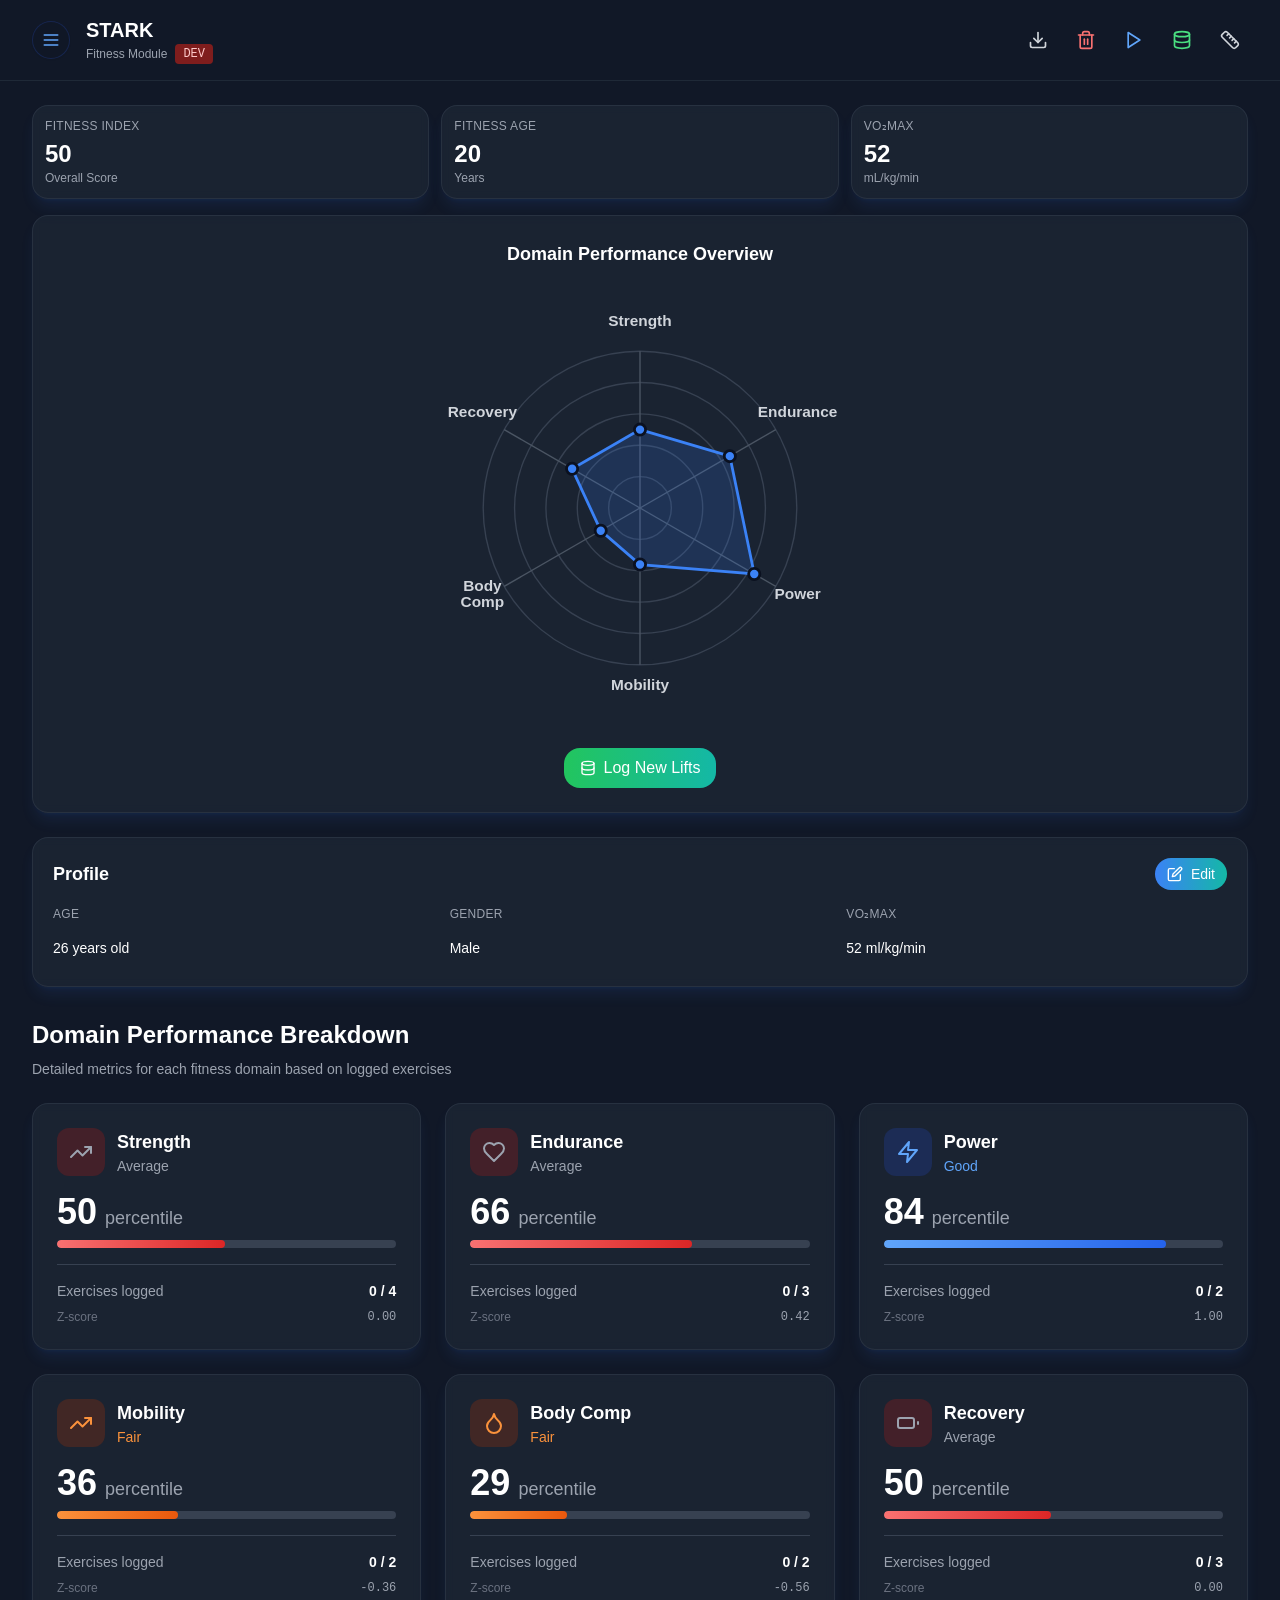
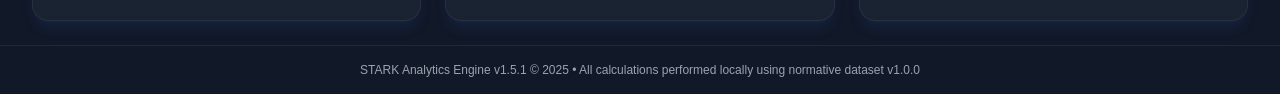
<file: docs/dev.html>
<!doctype html>
<html lang="en">
  <head>
    <meta charset="UTF-8" />
    <link rel="icon" type="image/png" href="./icons/stark_logo_rounded.png" />
    <meta name="viewport" content="width=device-width, initial-scale=1.0" />
    <link rel="manifest" href="./manifest.json" />
    <meta name="theme-color" content="#3b82f6" />
    <title>STARK - Dev Mode</title>
    <script>
      // Auto-enable dev mode for testing (URL parameter only)
      (function() {
        const url = new URL(window.location);
        if (url.searchParams.get('dev') !== 'true') {
          url.searchParams.set('dev', 'true');
          // Use replace to avoid redirect loops
          window.location.replace(url.toString());
        }
      })();
    </script>
    <script type="module" crossorigin src="./assets/main-CtVzAxrb.js"></script>
    <link rel="stylesheet" crossorigin href="./assets/main-BCukqn0G.css">
  </head>
  <body>
    <div id="root"></div>
  </body>
</html>
</file>
<file: docs/assets/main-BCukqn0G.css>
*,:before,:after{--tw-border-spacing-x: 0;--tw-border-spacing-y: 0;--tw-translate-x: 0;--tw-translate-y: 0;--tw-rotate: 0;--tw-skew-x: 0;--tw-skew-y: 0;--tw-scale-x: 1;--tw-scale-y: 1;--tw-pan-x: ;--tw-pan-y: ;--tw-pinch-zoom: ;--tw-scroll-snap-strictness: proximity;--tw-gradient-from-position: ;--tw-gradient-via-position: ;--tw-gradient-to-position: ;--tw-ordinal: ;--tw-slashed-zero: ;--tw-numeric-figure: ;--tw-numeric-spacing: ;--tw-numeric-fraction: ;--tw-ring-inset: ;--tw-ring-offset-width: 0px;--tw-ring-offset-color: #fff;--tw-ring-color: rgb(59 130 246 / .5);--tw-ring-offset-shadow: 0 0 #0000;--tw-ring-shadow: 0 0 #0000;--tw-shadow: 0 0 #0000;--tw-shadow-colored: 0 0 #0000;--tw-blur: ;--tw-brightness: ;--tw-contrast: ;--tw-grayscale: ;--tw-hue-rotate: ;--tw-invert: ;--tw-saturate: ;--tw-sepia: ;--tw-drop-shadow: ;--tw-backdrop-blur: ;--tw-backdrop-brightness: ;--tw-backdrop-contrast: ;--tw-backdrop-grayscale: ;--tw-backdrop-hue-rotate: ;--tw-backdrop-invert: ;--tw-backdrop-opacity: ;--tw-backdrop-saturate: ;--tw-backdrop-sepia: ;--tw-contain-size: ;--tw-contain-layout: ;--tw-contain-paint: ;--tw-contain-style: }::backdrop{--tw-border-spacing-x: 0;--tw-border-spacing-y: 0;--tw-translate-x: 0;--tw-translate-y: 0;--tw-rotate: 0;--tw-skew-x: 0;--tw-skew-y: 0;--tw-scale-x: 1;--tw-scale-y: 1;--tw-pan-x: ;--tw-pan-y: ;--tw-pinch-zoom: ;--tw-scroll-snap-strictness: proximity;--tw-gradient-from-position: ;--tw-gradient-via-position: ;--tw-gradient-to-position: ;--tw-ordinal: ;--tw-slashed-zero: ;--tw-numeric-figure: ;--tw-numeric-spacing: ;--tw-numeric-fraction: ;--tw-ring-inset: ;--tw-ring-offset-width: 0px;--tw-ring-offset-color: #fff;--tw-ring-color: rgb(59 130 246 / .5);--tw-ring-offset-shadow: 0 0 #0000;--tw-ring-shadow: 0 0 #0000;--tw-shadow: 0 0 #0000;--tw-shadow-colored: 0 0 #0000;--tw-blur: ;--tw-brightness: ;--tw-contrast: ;--tw-grayscale: ;--tw-hue-rotate: ;--tw-invert: ;--tw-saturate: ;--tw-sepia: ;--tw-drop-shadow: ;--tw-backdrop-blur: ;--tw-backdrop-brightness: ;--tw-backdrop-contrast: ;--tw-backdrop-grayscale: ;--tw-backdrop-hue-rotate: ;--tw-backdrop-invert: ;--tw-backdrop-opacity: ;--tw-backdrop-saturate: ;--tw-backdrop-sepia: ;--tw-contain-size: ;--tw-contain-layout: ;--tw-contain-paint: ;--tw-contain-style: }*,:before,:after{box-sizing:border-box;border-width:0;border-style:solid;border-color:#e5e7eb}:before,:after{--tw-content: ""}html,:host{line-height:1.5;-webkit-text-size-adjust:100%;-moz-tab-size:4;-o-tab-size:4;tab-size:4;font-family:ui-sans-serif,system-ui,sans-serif,"Apple Color Emoji","Segoe UI Emoji",Segoe UI Symbol,"Noto Color Emoji";font-feature-settings:normal;font-variation-settings:normal;-webkit-tap-highlight-color:transparent}body{margin:0;line-height:inherit}hr{height:0;color:inherit;border-top-width:1px}abbr:where([title]){-webkit-text-decoration:underline dotted;text-decoration:underline dotted}h1,h2,h3,h4,h5,h6{font-size:inherit;font-weight:inherit}a{color:inherit;text-decoration:inherit}b,strong{font-weight:bolder}code,kbd,samp,pre{font-family:ui-monospace,SFMono-Regular,Menlo,Monaco,Consolas,Liberation Mono,Courier New,monospace;font-feature-settings:normal;font-variation-settings:normal;font-size:1em}small{font-size:80%}sub,sup{font-size:75%;line-height:0;position:relative;vertical-align:baseline}sub{bottom:-.25em}sup{top:-.5em}table{text-indent:0;border-color:inherit;border-collapse:collapse}button,input,optgroup,select,textarea{font-family:inherit;font-feature-settings:inherit;font-variation-settings:inherit;font-size:100%;font-weight:inherit;line-height:inherit;letter-spacing:inherit;color:inherit;margin:0;padding:0}button,select{text-transform:none}button,input:where([type=button]),input:where([type=reset]),input:where([type=submit]){-webkit-appearance:button;background-color:transparent;background-image:none}:-moz-focusring{outline:auto}:-moz-ui-invalid{box-shadow:none}progress{vertical-align:baseline}::-webkit-inner-spin-button,::-webkit-outer-spin-button{height:auto}[type=search]{-webkit-appearance:textfield;outline-offset:-2px}::-webkit-search-decoration{-webkit-appearance:none}::-webkit-file-upload-button{-webkit-appearance:button;font:inherit}summary{display:list-item}blockquote,dl,dd,h1,h2,h3,h4,h5,h6,hr,figure,p,pre{margin:0}fieldset{margin:0;padding:0}legend{padding:0}ol,ul,menu{list-style:none;margin:0;padding:0}dialog{padding:0}textarea{resize:vertical}input::-moz-placeholder,textarea::-moz-placeholder{opacity:1;color:#9ca3af}input::placeholder,textarea::placeholder{opacity:1;color:#9ca3af}button,[role=button]{cursor:pointer}:disabled{cursor:default}img,svg,video,canvas,audio,iframe,embed,object{display:block;vertical-align:middle}img,video{max-width:100%;height:auto}[hidden]:where(:not([hidden=until-found])){display:none}body{font-family:Inter,sans-serif}h1,h2,h3,h4,h5,h6{font-family:Poppins,sans-serif}.pointer-events-none{pointer-events:none}.invisible{visibility:hidden}.fixed{position:fixed}.absolute{position:absolute}.relative{position:relative}.inset-0{top:0;right:0;bottom:0;left:0}.left-0{left:0}.top-0{top:0}.z-10{z-index:10}.z-40{z-index:40}.z-50{z-index:50}.mx-4{margin-left:1rem;margin-right:1rem}.mx-auto{margin-left:auto;margin-right:auto}.mb-1{margin-bottom:.25rem}.mb-2{margin-bottom:.5rem}.mb-4{margin-bottom:1rem}.mb-6{margin-bottom:1.5rem}.mb-8{margin-bottom:2rem}.ml-1{margin-left:.25rem}.mt-1{margin-top:.25rem}.mt-2{margin-top:.5rem}.mt-4{margin-top:1rem}.mt-6{margin-top:1.5rem}.mt-8{margin-top:2rem}.block{display:block}.flex{display:flex}.inline-flex{display:inline-flex}.grid{display:grid}.contents{display:contents}.hidden{display:none}.h-12{height:3rem}.h-2{height:.5rem}.h-24{height:6rem}.h-32{height:8rem}.h-4{height:1rem}.h-5{height:1.25rem}.h-6{height:1.5rem}.h-full{height:100%}.max-h-\[85vh\]{max-height:85vh}.min-h-screen{min-height:100vh}.w-12{width:3rem}.w-24{width:6rem}.w-32{width:8rem}.w-4{width:1rem}.w-5{width:1.25rem}.w-6{width:1.5rem}.w-80{width:20rem}.w-full{width:100%}.max-w-2xl{max-width:42rem}.max-w-3xl{max-width:48rem}.max-w-7xl{max-width:80rem}.max-w-lg{max-width:32rem}.max-w-md{max-width:28rem}.max-w-sm{max-width:24rem}.flex-1{flex:1 1 0%}.transform{transform:translate(var(--tw-translate-x),var(--tw-translate-y)) rotate(var(--tw-rotate)) skew(var(--tw-skew-x)) skewY(var(--tw-skew-y)) scaleX(var(--tw-scale-x)) scaleY(var(--tw-scale-y))}.select-none{-webkit-user-select:none;-moz-user-select:none;user-select:none}.grid-cols-1{grid-template-columns:repeat(1,minmax(0,1fr))}.grid-cols-3{grid-template-columns:repeat(3,minmax(0,1fr))}.flex-col{flex-direction:column}.flex-col-reverse{flex-direction:column-reverse}.items-start{align-items:flex-start}.items-center{align-items:center}.items-baseline{align-items:baseline}.justify-center{justify-content:center}.justify-between{justify-content:space-between}.gap-2{gap:.5rem}.gap-3{gap:.75rem}.gap-4{gap:1rem}.gap-6{gap:1.5rem}.space-y-2>:not([hidden])~:not([hidden]){--tw-space-y-reverse: 0;margin-top:calc(.5rem * calc(1 - var(--tw-space-y-reverse)));margin-bottom:calc(.5rem * var(--tw-space-y-reverse))}.space-y-3>:not([hidden])~:not([hidden]){--tw-space-y-reverse: 0;margin-top:calc(.75rem * calc(1 - var(--tw-space-y-reverse)));margin-bottom:calc(.75rem * var(--tw-space-y-reverse))}.space-y-4>:not([hidden])~:not([hidden]){--tw-space-y-reverse: 0;margin-top:calc(1rem * calc(1 - var(--tw-space-y-reverse)));margin-bottom:calc(1rem * var(--tw-space-y-reverse))}.space-y-6>:not([hidden])~:not([hidden]){--tw-space-y-reverse: 0;margin-top:calc(1.5rem * calc(1 - var(--tw-space-y-reverse)));margin-bottom:calc(1.5rem * var(--tw-space-y-reverse))}.space-y-8>:not([hidden])~:not([hidden]){--tw-space-y-reverse: 0;margin-top:calc(2rem * calc(1 - var(--tw-space-y-reverse)));margin-bottom:calc(2rem * var(--tw-space-y-reverse))}.overflow-hidden{overflow:hidden}.overflow-y-auto{overflow-y:auto}.rounded{border-radius:.25rem}.rounded-2xl{border-radius:1rem}.rounded-full{border-radius:9999px}.rounded-lg{border-radius:.5rem}.rounded-md{border-radius:.375rem}.rounded-xl{border-radius:.75rem}.border{border-width:1px}.border-b{border-bottom-width:1px}.border-r{border-right-width:1px}.border-t{border-top-width:1px}.border-blue-100{--tw-border-opacity: 1;border-color:rgb(219 234 254 / var(--tw-border-opacity, 1))}.border-gray-200{--tw-border-opacity: 1;border-color:rgb(229 231 235 / var(--tw-border-opacity, 1))}.border-gray-200\/50{border-color:#e5e7eb80}.border-gray-300{--tw-border-opacity: 1;border-color:rgb(209 213 219 / var(--tw-border-opacity, 1))}.border-red-200\/40{border-color:#fecaca66}.border-red-500\/30{border-color:#ef44444d}.bg-black{--tw-bg-opacity: 1;background-color:rgb(0 0 0 / var(--tw-bg-opacity, 1))}.bg-blue-100{--tw-bg-opacity: 1;background-color:rgb(219 234 254 / var(--tw-bg-opacity, 1))}.bg-blue-500{--tw-bg-opacity: 1;background-color:rgb(59 130 246 / var(--tw-bg-opacity, 1))}.bg-gray-200{--tw-bg-opacity: 1;background-color:rgb(229 231 235 / var(--tw-bg-opacity, 1))}.bg-gray-300{--tw-bg-opacity: 1;background-color:rgb(209 213 219 / var(--tw-bg-opacity, 1))}.bg-gray-50{--tw-bg-opacity: 1;background-color:rgb(249 250 251 / var(--tw-bg-opacity, 1))}.bg-gray-900\/40{background-color:#11182766}.bg-gray-900\/70{background-color:#111827b3}.bg-green-100{--tw-bg-opacity: 1;background-color:rgb(220 252 231 / var(--tw-bg-opacity, 1))}.bg-green-500{--tw-bg-opacity: 1;background-color:rgb(34 197 94 / var(--tw-bg-opacity, 1))}.bg-orange-100{--tw-bg-opacity: 1;background-color:rgb(255 237 213 / var(--tw-bg-opacity, 1))}.bg-red-100{--tw-bg-opacity: 1;background-color:rgb(254 226 226 / var(--tw-bg-opacity, 1))}.bg-red-50\/70{background-color:#fef2f2b3}.bg-red-600{--tw-bg-opacity: 1;background-color:rgb(220 38 38 / var(--tw-bg-opacity, 1))}.bg-red-600\/90{background-color:#dc2626e6}.bg-white{--tw-bg-opacity: 1;background-color:rgb(255 255 255 / var(--tw-bg-opacity, 1))}.bg-white\/70{background-color:#ffffffb3}.bg-white\/80{background-color:#fffc}.bg-opacity-50{--tw-bg-opacity: .5}.bg-gradient-to-br{background-image:linear-gradient(to bottom right,var(--tw-gradient-stops))}.bg-gradient-to-r{background-image:linear-gradient(to right,var(--tw-gradient-stops))}.from-blue-400{--tw-gradient-from: #60a5fa var(--tw-gradient-from-position);--tw-gradient-to: rgb(96 165 250 / 0) var(--tw-gradient-to-position);--tw-gradient-stops: var(--tw-gradient-from), var(--tw-gradient-to)}.from-blue-50{--tw-gradient-from: #eff6ff var(--tw-gradient-from-position);--tw-gradient-to: rgb(239 246 255 / 0) var(--tw-gradient-to-position);--tw-gradient-stops: var(--tw-gradient-from), var(--tw-gradient-to)}.from-blue-500{--tw-gradient-from: #3b82f6 var(--tw-gradient-from-position);--tw-gradient-to: rgb(59 130 246 / 0) var(--tw-gradient-to-position);--tw-gradient-stops: var(--tw-gradient-from), var(--tw-gradient-to)}.from-green-400{--tw-gradient-from: #4ade80 var(--tw-gradient-from-position);--tw-gradient-to: rgb(74 222 128 / 0) var(--tw-gradient-to-position);--tw-gradient-stops: var(--tw-gradient-from), var(--tw-gradient-to)}.from-green-500{--tw-gradient-from: #22c55e var(--tw-gradient-from-position);--tw-gradient-to: rgb(34 197 94 / 0) var(--tw-gradient-to-position);--tw-gradient-stops: var(--tw-gradient-from), var(--tw-gradient-to)}.from-orange-400{--tw-gradient-from: #fb923c var(--tw-gradient-from-position);--tw-gradient-to: rgb(251 146 60 / 0) var(--tw-gradient-to-position);--tw-gradient-stops: var(--tw-gradient-from), var(--tw-gradient-to)}.from-red-400{--tw-gradient-from: #f87171 var(--tw-gradient-from-position);--tw-gradient-to: rgb(248 113 113 / 0) var(--tw-gradient-to-position);--tw-gradient-stops: var(--tw-gradient-from), var(--tw-gradient-to)}.to-blue-600{--tw-gradient-to: #2563eb var(--tw-gradient-to-position)}.to-emerald-500{--tw-gradient-to: #10b981 var(--tw-gradient-to-position)}.to-green-600{--tw-gradient-to: #16a34a var(--tw-gradient-to-position)}.to-indigo-50{--tw-gradient-to: #eef2ff var(--tw-gradient-to-position)}.to-orange-600{--tw-gradient-to: #ea580c var(--tw-gradient-to-position)}.to-red-600{--tw-gradient-to: #dc2626 var(--tw-gradient-to-position)}.to-teal-500{--tw-gradient-to: #14b8a6 var(--tw-gradient-to-position)}.p-2{padding:.5rem}.p-3{padding:.75rem}.p-4{padding:1rem}.p-5{padding:1.25rem}.p-6{padding:1.5rem}.px-2{padding-left:.5rem;padding-right:.5rem}.px-3{padding-left:.75rem;padding-right:.75rem}.px-4{padding-left:1rem;padding-right:1rem}.px-5{padding-left:1.25rem;padding-right:1.25rem}.px-6{padding-left:1.5rem;padding-right:1.5rem}.py-0\.5{padding-top:.125rem;padding-bottom:.125rem}.py-1\.5{padding-top:.375rem;padding-bottom:.375rem}.py-12{padding-top:3rem;padding-bottom:3rem}.py-2{padding-top:.5rem;padding-bottom:.5rem}.py-4{padding-top:1rem;padding-bottom:1rem}.py-6{padding-top:1.5rem;padding-bottom:1.5rem}.py-8{padding-top:2rem;padding-bottom:2rem}.pb-6{padding-bottom:1.5rem}.pt-4{padding-top:1rem}.pt-6{padding-top:1.5rem}.text-center{text-align:center}.font-display{font-family:Poppins,sans-serif}.font-mono{font-family:ui-monospace,SFMono-Regular,Menlo,Monaco,Consolas,Liberation Mono,Courier New,monospace}.text-2xl{font-size:1.5rem;line-height:2rem}.text-4xl{font-size:2.25rem;line-height:2.5rem}.text-lg{font-size:1.125rem;line-height:1.75rem}.text-sm{font-size:.875rem;line-height:1.25rem}.text-xl{font-size:1.25rem;line-height:1.75rem}.text-xs{font-size:.75rem;line-height:1rem}.font-bold{font-weight:700}.font-medium{font-weight:500}.font-semibold{font-weight:600}.uppercase{text-transform:uppercase}.capitalize{text-transform:capitalize}.leading-relaxed{line-height:1.625}.tracking-tight{letter-spacing:-.025em}.tracking-wide{letter-spacing:.025em}.text-blue-500{--tw-text-opacity: 1;color:rgb(59 130 246 / var(--tw-text-opacity, 1))}.text-blue-600{--tw-text-opacity: 1;color:rgb(37 99 235 / var(--tw-text-opacity, 1))}.text-blue-800{--tw-text-opacity: 1;color:rgb(30 64 175 / var(--tw-text-opacity, 1))}.text-gray-400{--tw-text-opacity: 1;color:rgb(156 163 175 / var(--tw-text-opacity, 1))}.text-gray-500{--tw-text-opacity: 1;color:rgb(107 114 128 / var(--tw-text-opacity, 1))}.text-gray-600{--tw-text-opacity: 1;color:rgb(75 85 99 / var(--tw-text-opacity, 1))}.text-gray-700{--tw-text-opacity: 1;color:rgb(55 65 81 / var(--tw-text-opacity, 1))}.text-gray-900{--tw-text-opacity: 1;color:rgb(17 24 39 / var(--tw-text-opacity, 1))}.text-green-500{--tw-text-opacity: 1;color:rgb(34 197 94 / var(--tw-text-opacity, 1))}.text-green-600{--tw-text-opacity: 1;color:rgb(22 163 74 / var(--tw-text-opacity, 1))}.text-orange-600{--tw-text-opacity: 1;color:rgb(234 88 12 / var(--tw-text-opacity, 1))}.text-purple-500{--tw-text-opacity: 1;color:rgb(168 85 247 / var(--tw-text-opacity, 1))}.text-red-500{--tw-text-opacity: 1;color:rgb(239 68 68 / var(--tw-text-opacity, 1))}.text-red-600{--tw-text-opacity: 1;color:rgb(220 38 38 / var(--tw-text-opacity, 1))}.text-red-700{--tw-text-opacity: 1;color:rgb(185 28 28 / var(--tw-text-opacity, 1))}.text-red-800{--tw-text-opacity: 1;color:rgb(153 27 27 / var(--tw-text-opacity, 1))}.text-white{--tw-text-opacity: 1;color:rgb(255 255 255 / var(--tw-text-opacity, 1))}.text-yellow-500{--tw-text-opacity: 1;color:rgb(234 179 8 / var(--tw-text-opacity, 1))}.opacity-20{opacity:.2}.opacity-25{opacity:.25}.shadow-2xl{--tw-shadow: 0 25px 50px -12px rgb(0 0 0 / .25);--tw-shadow-colored: 0 25px 50px -12px var(--tw-shadow-color);box-shadow:var(--tw-ring-offset-shadow, 0 0 #0000),var(--tw-ring-shadow, 0 0 #0000),var(--tw-shadow)}.shadow-lg{--tw-shadow: 0 10px 15px -3px rgb(0 0 0 / .1), 0 4px 6px -4px rgb(0 0 0 / .1);--tw-shadow-colored: 0 10px 15px -3px var(--tw-shadow-color), 0 4px 6px -4px var(--tw-shadow-color);box-shadow:var(--tw-ring-offset-shadow, 0 0 #0000),var(--tw-ring-shadow, 0 0 #0000),var(--tw-shadow)}.shadow-sm{--tw-shadow: 0 1px 2px 0 rgb(0 0 0 / .05);--tw-shadow-colored: 0 1px 2px 0 var(--tw-shadow-color);box-shadow:var(--tw-ring-offset-shadow, 0 0 #0000),var(--tw-ring-shadow, 0 0 #0000),var(--tw-shadow)}.shadow-blue-500\/10{--tw-shadow-color: rgb(59 130 246 / .1);--tw-shadow: var(--tw-shadow-colored)}.shadow-green-500\/50{--tw-shadow-color: rgb(34 197 94 / .5);--tw-shadow: var(--tw-shadow-colored)}.blur-2xl{--tw-blur: blur(40px);filter:var(--tw-blur) var(--tw-brightness) var(--tw-contrast) var(--tw-grayscale) var(--tw-hue-rotate) var(--tw-invert) var(--tw-saturate) var(--tw-sepia) var(--tw-drop-shadow)}.blur-3xl{--tw-blur: blur(64px);filter:var(--tw-blur) var(--tw-brightness) var(--tw-contrast) var(--tw-grayscale) var(--tw-hue-rotate) var(--tw-invert) var(--tw-saturate) var(--tw-sepia) var(--tw-drop-shadow)}.drop-shadow-2xl{--tw-drop-shadow: drop-shadow(0 25px 25px rgb(0 0 0 / .15));filter:var(--tw-blur) var(--tw-brightness) var(--tw-contrast) var(--tw-grayscale) var(--tw-hue-rotate) var(--tw-invert) var(--tw-saturate) var(--tw-sepia) var(--tw-drop-shadow)}.drop-shadow-xl{--tw-drop-shadow: drop-shadow(0 20px 13px rgb(0 0 0 / .03)) drop-shadow(0 8px 5px rgb(0 0 0 / .08));filter:var(--tw-blur) var(--tw-brightness) var(--tw-contrast) var(--tw-grayscale) var(--tw-hue-rotate) var(--tw-invert) var(--tw-saturate) var(--tw-sepia) var(--tw-drop-shadow)}.filter{filter:var(--tw-blur) var(--tw-brightness) var(--tw-contrast) var(--tw-grayscale) var(--tw-hue-rotate) var(--tw-invert) var(--tw-saturate) var(--tw-sepia) var(--tw-drop-shadow)}.backdrop-blur-lg{--tw-backdrop-blur: blur(16px);-webkit-backdrop-filter:var(--tw-backdrop-blur) var(--tw-backdrop-brightness) var(--tw-backdrop-contrast) var(--tw-backdrop-grayscale) var(--tw-backdrop-hue-rotate) var(--tw-backdrop-invert) var(--tw-backdrop-opacity) var(--tw-backdrop-saturate) var(--tw-backdrop-sepia);backdrop-filter:var(--tw-backdrop-blur) var(--tw-backdrop-brightness) var(--tw-backdrop-contrast) var(--tw-backdrop-grayscale) var(--tw-backdrop-hue-rotate) var(--tw-backdrop-invert) var(--tw-backdrop-opacity) var(--tw-backdrop-saturate) var(--tw-backdrop-sepia)}.backdrop-blur-sm{--tw-backdrop-blur: blur(4px);-webkit-backdrop-filter:var(--tw-backdrop-blur) var(--tw-backdrop-brightness) var(--tw-backdrop-contrast) var(--tw-backdrop-grayscale) var(--tw-backdrop-hue-rotate) var(--tw-backdrop-invert) var(--tw-backdrop-opacity) var(--tw-backdrop-saturate) var(--tw-backdrop-sepia);backdrop-filter:var(--tw-backdrop-blur) var(--tw-backdrop-brightness) var(--tw-backdrop-contrast) var(--tw-backdrop-grayscale) var(--tw-backdrop-hue-rotate) var(--tw-backdrop-invert) var(--tw-backdrop-opacity) var(--tw-backdrop-saturate) var(--tw-backdrop-sepia)}.transition{transition-property:color,background-color,border-color,text-decoration-color,fill,stroke,opacity,box-shadow,transform,filter,backdrop-filter;transition-timing-function:cubic-bezier(.4,0,.2,1);transition-duration:.15s}.transition-all{transition-property:all;transition-timing-function:cubic-bezier(.4,0,.2,1);transition-duration:.15s}.transition-colors{transition-property:color,background-color,border-color,text-decoration-color,fill,stroke;transition-timing-function:cubic-bezier(.4,0,.2,1);transition-duration:.15s}.transition-opacity{transition-property:opacity;transition-timing-function:cubic-bezier(.4,0,.2,1);transition-duration:.15s}.transition-transform{transition-property:transform;transition-timing-function:cubic-bezier(.4,0,.2,1);transition-duration:.15s}.duration-200{transition-duration:.2s}.duration-300{transition-duration:.3s}.ease-out{transition-timing-function:cubic-bezier(0,0,.2,1)}.onboarding-bg{position:relative;background:radial-gradient(circle at 18% -10%,#3b82f633,#3b82f600 55%),radial-gradient(circle at 80% 18%,#0ea5e924,#0ea5e900 60%),linear-gradient(135deg,#f8fafc,#eef2ff,#e0f2fe)}.onboarding-bg:before,.onboarding-bg:after{content:"";position:absolute;top:0;right:0;bottom:0;left:0;pointer-events:none;transition:opacity .4s ease}.onboarding-bg:before{background:radial-gradient(ellipse at 15% 30%,rgba(59,130,246,.3) 0%,transparent 65%),radial-gradient(ellipse at 85% 55%,rgba(14,165,233,.2) 0%,transparent 70%);mix-blend-mode:screen;opacity:.4;animation:background-pan 28s linear infinite}.onboarding-bg:after{background:linear-gradient(120deg,#3b82f614,#0ea5e90a 45%,#3b82f61a);mix-blend-mode:soft-light;opacity:.45}.dark .onboarding-bg{position:relative;background:radial-gradient(circle at 20% -15%,#0ea5e959,#0ea5e900 60%),radial-gradient(circle at 85% 10%,#2563eb40,#2563eb00 65%),linear-gradient(140deg,#05070c,#0f172a 45%,#111827)}.dark .onboarding-bg:before{background:radial-gradient(ellipse at 18% 35%,rgba(14,165,233,.45) 0%,transparent 70%),radial-gradient(ellipse at 82% 65%,rgba(59,130,246,.32) 0%,transparent 75%);opacity:.55}.dark .onboarding-bg:after{background:linear-gradient(125deg,#0e749059,#3b82f62e,#0ea5e952);opacity:.4;mix-blend-mode:screen}.human-silhouette{position:absolute;bottom:-25%;left:50%;transform:translate(-50%);width:min(700px,82vw);height:140%;background:radial-gradient(circle at 50% 26%,rgba(59,130,246,.22) 0%,transparent 58%),radial-gradient(circle at 44% 60%,rgba(14,165,233,.16) 0%,transparent 65%),radial-gradient(circle at 58% 68%,rgba(20,184,166,.12) 0%,transparent 60%);filter:blur(65px);opacity:.5;mix-blend-mode:screen;animation:silhouette-glow 18s ease-in-out infinite}.human-silhouette:after{content:"";position:absolute;top:18%;right:38%;bottom:12%;left:38%;background:linear-gradient(180deg,#ffffff59,#3b82f600 80%);filter:blur(45px);opacity:.6}.dark .human-silhouette{opacity:.68;filter:blur(55px)}.energy-lines{position:absolute;top:-20%;right:-10%;bottom:-20%;left:-10%;background-image:repeating-linear-gradient(115deg,#0ea5e900,#0ea5e900 120px,#0ea5e938 120px,#0ea5e938 136px),repeating-linear-gradient(65deg,#3b82f600,#3b82f600 160px,#3b82f62e 160px,#3b82f62e 182px);background-size:420px 420px,360px 360px;mix-blend-mode:screen;opacity:.24;animation:energy-trace 22s linear infinite}.energy-lines:after{content:"";position:absolute;top:0;right:0;bottom:0;left:0;background:linear-gradient(90deg,#0ea5e900 20%,#0ea5e938,#0ea5e900 80%);opacity:.55;animation:energy-pulse 12s ease-in-out infinite}.dark .energy-lines{opacity:.42}.glowing-dots{position:absolute;top:0;right:0;bottom:0;left:0;background-image:radial-gradient(circle,rgba(14,165,233,.32) 0%,transparent 55%),radial-gradient(circle,rgba(59,130,246,.28) 0%,transparent 60%),radial-gradient(circle,rgba(20,184,166,.18) 0%,transparent 58%);background-size:140px 140px,200px 200px,280px 280px;mix-blend-mode:screen;opacity:.28;animation:dot-twinkle 10s ease-in-out infinite}.dark .glowing-dots{opacity:.48}.onboarding-emblem{position:absolute;top:clamp(6%,9vw,12%);right:clamp(4%,7vw,10%);width:clamp(120px,20vw,220px);aspect-ratio:1;background-image:url(./stark_personhealth-Wyu-yjmC.png);background-size:contain;background-repeat:no-repeat;background-position:center;opacity:.22;filter:drop-shadow(0 18px 42px rgba(59,130,246,.28));animation:emblem-float 14s ease-in-out infinite}.dark .onboarding-emblem{opacity:.32;filter:drop-shadow(0 22px 50px rgba(14,165,233,.38))}.particle-grid{position:absolute;top:0;right:0;bottom:0;left:0;background-image:linear-gradient(rgba(59,130,246,.08) 1px,transparent 1px),linear-gradient(90deg,rgba(59,130,246,.08) 1px,transparent 1px),linear-gradient(rgba(147,197,253,.04) 1px,transparent 1px),linear-gradient(90deg,rgba(147,197,253,.04) 1px,transparent 1px);background-size:60px 60px,60px 60px,240px 240px,240px 240px;background-position:0 0,0 0,30px 30px,30px 30px;animation:grid-shift 40s linear infinite}.data-flow-light{position:absolute;top:0;right:0;bottom:0;left:0;background-image:linear-gradient(45deg,transparent 30%,rgba(59,130,246,.06) 50%,transparent 70%),linear-gradient(-45deg,transparent 30%,rgba(147,197,253,.04) 50%,transparent 70%);background-size:200px 200px;animation:data-flow 25s ease-in-out infinite}.performance-metrics-bg{position:absolute;top:20%;left:10%;width:300px;height:200px;background:radial-gradient(circle at 20% 30%,rgba(59,130,246,.08) 0%,transparent 40%),radial-gradient(circle at 80% 70%,rgba(34,211,238,.06) 0%,transparent 40%),radial-gradient(circle at 50% 50%,rgba(147,197,253,.04) 0%,transparent 40%);border-radius:50% 30% 70% 20%/30% 70% 20% 50%;animation:morph 20s ease-in-out infinite;opacity:.3}.energy-matrix{position:absolute;top:0;right:0;bottom:0;left:0;background-image:linear-gradient(45deg,transparent 0%,rgba(34,211,238,.03) 25%,transparent 50%,rgba(59,130,246,.02) 75%,transparent 100%),linear-gradient(-45deg,transparent 0%,rgba(147,197,253,.02) 25%,transparent 50%,rgba(34,211,238,.03) 75%,transparent 100%);background-size:150px 150px;animation:matrix-flow 30s linear infinite}.neural-nodes{position:absolute;top:0;right:0;bottom:0;left:0;background-image:radial-gradient(circle at 15% 25%,rgba(34,211,238,.12) 0%,transparent 3%),radial-gradient(circle at 85% 75%,rgba(59,130,246,.1) 0%,transparent 3%),radial-gradient(circle at 50% 50%,rgba(147,197,253,.08) 0%,transparent 3%),radial-gradient(circle at 70% 30%,rgba(34,211,238,.06) 0%,transparent 3%),radial-gradient(circle at 25% 80%,rgba(59,130,246,.07) 0%,transparent 3%);animation:neural-pulse 6s ease-in-out infinite}.performance-rings{position:absolute;top:60%;right:15%;width:250px;height:250px}.performance-rings:before,.performance-rings:after{content:"";position:absolute;border:1px solid rgba(59,130,246,.15);border-radius:50%;animation:ring-expand 8s ease-in-out infinite}.performance-rings:before{width:100%;height:100%;top:0;left:0;animation-delay:0s}.performance-rings:after{width:60%;height:60%;top:20%;left:20%;animation-delay:2s}@keyframes grid-shift{0%{transform:translate(0)}to{transform:translate(60px,60px)}}@keyframes data-flow{0%,to{transform:translate(0) rotate(0);opacity:.3}50%{transform:translate(50px,-30px) rotate(2deg);opacity:.6}}@keyframes background-pan{0%{transform:translateZ(0)}50%{transform:translate3d(3%,-2%,0)}to{transform:translateZ(0)}}@keyframes silhouette-glow{0%,to{transform:translate(-50%) scale(1);opacity:.5}50%{transform:translate(-50%) scale(1.05);opacity:.68}}@keyframes energy-trace{0%{background-position:0 0,0 0}50%{background-position:140px -100px,-180px 120px}to{background-position:0 0,0 0}}@keyframes energy-pulse{0%,to{transform:translate(-8%);opacity:.4}50%{transform:translate(8%);opacity:.7}}@keyframes dot-twinkle{0%,to{background-position:0 0,60px 60px,120px 120px;opacity:.28}50%{background-position:45px -35px,-90px 35px,110px -70px;opacity:.45}}@keyframes emblem-float{0%,to{transform:translateZ(0) rotate(-2deg) scale(1)}50%{transform:translate3d(0,-6%,0) rotate(3deg) scale(1.04)}}@keyframes morph{0%,to{border-radius:50% 30% 70% 20%/30% 70% 20% 50%;transform:scale(1)}25%{border-radius:70% 50% 30% 60%/60% 30% 70% 40%;transform:scale(1.05)}50%{border-radius:30% 70% 40% 80%/80% 40% 60% 20%;transform:scale(.95)}75%{border-radius:60% 40% 80% 20%/20% 80% 40% 60%;transform:scale(1.02)}}@keyframes matrix-flow{0%{transform:translate(0)}to{transform:translate(150px,150px)}}@keyframes neural-pulse{0%,to{opacity:.4;transform:scale(1)}50%{opacity:.8;transform:scale(1.1)}}@keyframes ring-expand{0%{transform:scale(.8);opacity:.8}50%{opacity:.4}to{transform:scale(2);opacity:0}}@keyframes fade-in{0%{opacity:0;transform:scale(.95)}to{opacity:1;transform:scale(1)}}@keyframes fade-in-up{0%{opacity:0;transform:translateY(20px)}to{opacity:1;transform:translateY(0)}}@keyframes pulse-slow{0%,to{opacity:1}50%{opacity:.6}}@keyframes float{0%,to{transform:translateY(0)}50%{transform:translateY(-10px)}}@keyframes breathe{0%,to{transform:scale(1);opacity:.02}50%{transform:scale(1.1);opacity:.04}}@keyframes pulse-lines{0%{transform:translate(0);opacity:.03}50%{opacity:.06}to{transform:translate(20px,20px);opacity:.03}}@keyframes glow-pulse{0%,to{opacity:.1;transform:scale(1)}50%{opacity:.2;transform:scale(1.05)}}.animate-fade-in{animation:fade-in 1s ease-out forwards}.animate-fade-in-up{animation:fade-in-up 1s ease-out .3s forwards;opacity:0}.animate-pulse-slow{animation:pulse-slow 3s ease-in-out infinite}@media screen and (max-width: 412px) and (max-height: 915px) and (-webkit-device-pixel-ratio: 2.625){html{font-size:16px}button,.btn,[role=button],input,select,textarea{min-height:44px;min-width:44px;touch-action:manipulation}.aspect-9-20{aspect-ratio:9 / 20}}@media screen and (device-width: 1080px) and (device-height: 2400px){body{-webkit-font-smoothing:antialiased;-moz-osx-font-smoothing:grayscale;text-rendering:optimizeLegibility;font-variant-numeric:tabular-nums}svg,canvas{shape-rendering:geometricPrecision;image-rendering:-webkit-optimize-contrast}}@media (-webkit-device-pixel-ratio: 2.5) and (-webkit-min-device-pixel-ratio: 2.5){*{box-shadow:0 0 0 .5px #0000000d}img,svg{image-rendering:-webkit-optimize-contrast;image-rendering:crisp-edges}.border{border-width:.5px}.border-t{border-top-width:.5px}.border-b{border-bottom-width:.5px}}@-o-viewport{width: device-width; zoom: 1;}@viewport{width:device-width;zoom:1}@supports (padding: max(0px)){.safe-area-top{padding-top:max(1rem,env(safe-area-inset-top))}.safe-area-bottom{padding-bottom:max(1rem,env(safe-area-inset-bottom))}.safe-area-left{padding-left:max(0px,env(safe-area-inset-left))}.safe-area-right{padding-right:max(0px,env(safe-area-inset-right))}}.hover\:bg-blue-100:hover{--tw-bg-opacity: 1;background-color:rgb(219 234 254 / var(--tw-bg-opacity, 1))}.hover\:bg-blue-600:hover{--tw-bg-opacity: 1;background-color:rgb(37 99 235 / var(--tw-bg-opacity, 1))}.hover\:bg-gray-100:hover{--tw-bg-opacity: 1;background-color:rgb(243 244 246 / var(--tw-bg-opacity, 1))}.hover\:bg-gray-300:hover{--tw-bg-opacity: 1;background-color:rgb(209 213 219 / var(--tw-bg-opacity, 1))}.hover\:bg-green-100:hover{--tw-bg-opacity: 1;background-color:rgb(220 252 231 / var(--tw-bg-opacity, 1))}.hover\:bg-red-100:hover{--tw-bg-opacity: 1;background-color:rgb(254 226 226 / var(--tw-bg-opacity, 1))}.hover\:bg-red-600:hover{--tw-bg-opacity: 1;background-color:rgb(220 38 38 / var(--tw-bg-opacity, 1))}.hover\:bg-red-700:hover{--tw-bg-opacity: 1;background-color:rgb(185 28 28 / var(--tw-bg-opacity, 1))}.hover\:from-blue-600:hover{--tw-gradient-from: #2563eb var(--tw-gradient-from-position);--tw-gradient-to: rgb(37 99 235 / 0) var(--tw-gradient-to-position);--tw-gradient-stops: var(--tw-gradient-from), var(--tw-gradient-to)}.hover\:from-green-600:hover{--tw-gradient-from: #16a34a var(--tw-gradient-from-position);--tw-gradient-to: rgb(22 163 74 / 0) var(--tw-gradient-to-position);--tw-gradient-stops: var(--tw-gradient-from), var(--tw-gradient-to)}.hover\:to-teal-600:hover{--tw-gradient-to: #0d9488 var(--tw-gradient-to-position)}.hover\:text-gray-600:hover{--tw-text-opacity: 1;color:rgb(75 85 99 / var(--tw-text-opacity, 1))}.hover\:shadow-md:hover{--tw-shadow: 0 4px 6px -1px rgb(0 0 0 / .1), 0 2px 4px -2px rgb(0 0 0 / .1);--tw-shadow-colored: 0 4px 6px -1px var(--tw-shadow-color), 0 2px 4px -2px var(--tw-shadow-color);box-shadow:var(--tw-ring-offset-shadow, 0 0 #0000),var(--tw-ring-shadow, 0 0 #0000),var(--tw-shadow)}.hover\:shadow-xl:hover{--tw-shadow: 0 20px 25px -5px rgb(0 0 0 / .1), 0 8px 10px -6px rgb(0 0 0 / .1);--tw-shadow-colored: 0 20px 25px -5px var(--tw-shadow-color), 0 8px 10px -6px var(--tw-shadow-color);box-shadow:var(--tw-ring-offset-shadow, 0 0 #0000),var(--tw-ring-shadow, 0 0 #0000),var(--tw-shadow)}.hover\:shadow-blue-500\/20:hover{--tw-shadow-color: rgb(59 130 246 / .2);--tw-shadow: var(--tw-shadow-colored)}.focus\:border-blue-500:focus{--tw-border-opacity: 1;border-color:rgb(59 130 246 / var(--tw-border-opacity, 1))}.focus\:border-transparent:focus{border-color:transparent}.focus\:outline-none:focus{outline:2px solid transparent;outline-offset:2px}.focus\:ring-1:focus{--tw-ring-offset-shadow: var(--tw-ring-inset) 0 0 0 var(--tw-ring-offset-width) var(--tw-ring-offset-color);--tw-ring-shadow: var(--tw-ring-inset) 0 0 0 calc(1px + var(--tw-ring-offset-width)) var(--tw-ring-color);box-shadow:var(--tw-ring-offset-shadow),var(--tw-ring-shadow),var(--tw-shadow, 0 0 #0000)}.focus\:ring-2:focus{--tw-ring-offset-shadow: var(--tw-ring-inset) 0 0 0 var(--tw-ring-offset-width) var(--tw-ring-offset-color);--tw-ring-shadow: var(--tw-ring-inset) 0 0 0 calc(2px + var(--tw-ring-offset-width)) var(--tw-ring-color);box-shadow:var(--tw-ring-offset-shadow),var(--tw-ring-shadow),var(--tw-shadow, 0 0 #0000)}.focus\:ring-blue-500:focus{--tw-ring-opacity: 1;--tw-ring-color: rgb(59 130 246 / var(--tw-ring-opacity, 1))}.focus-visible\:outline-none:focus-visible{outline:2px solid transparent;outline-offset:2px}.focus-visible\:ring-2:focus-visible{--tw-ring-offset-shadow: var(--tw-ring-inset) 0 0 0 var(--tw-ring-offset-width) var(--tw-ring-offset-color);--tw-ring-shadow: var(--tw-ring-inset) 0 0 0 calc(2px + var(--tw-ring-offset-width)) var(--tw-ring-color);box-shadow:var(--tw-ring-offset-shadow),var(--tw-ring-shadow),var(--tw-shadow, 0 0 #0000)}.focus-visible\:ring-red-500:focus-visible{--tw-ring-opacity: 1;--tw-ring-color: rgb(239 68 68 / var(--tw-ring-opacity, 1))}.disabled\:cursor-not-allowed:disabled{cursor:not-allowed}.disabled\:opacity-50:disabled{opacity:.5}.disabled\:opacity-60:disabled{opacity:.6}.dark\:border-blue-800\/30:is(.dark *){border-color:#1e40af4d}.dark\:border-blue-900\/40:is(.dark *){border-color:#1e3a8a66}.dark\:border-gray-600:is(.dark *){--tw-border-opacity: 1;border-color:rgb(75 85 99 / var(--tw-border-opacity, 1))}.dark\:border-gray-700:is(.dark *){--tw-border-opacity: 1;border-color:rgb(55 65 81 / var(--tw-border-opacity, 1))}.dark\:border-gray-700\/50:is(.dark *){border-color:#37415180}.dark\:border-gray-800:is(.dark *){--tw-border-opacity: 1;border-color:rgb(31 41 55 / var(--tw-border-opacity, 1))}.dark\:border-red-900\/60:is(.dark *){border-color:#7f1d1d99}.dark\:bg-blue-900\/40:is(.dark *){background-color:#1e3a8a66}.dark\:bg-gray-600:is(.dark *){--tw-bg-opacity: 1;background-color:rgb(75 85 99 / var(--tw-bg-opacity, 1))}.dark\:bg-gray-700:is(.dark *){--tw-bg-opacity: 1;background-color:rgb(55 65 81 / var(--tw-bg-opacity, 1))}.dark\:bg-gray-800:is(.dark *){--tw-bg-opacity: 1;background-color:rgb(31 41 55 / var(--tw-bg-opacity, 1))}.dark\:bg-gray-800\/40:is(.dark *){background-color:#1f293766}.dark\:bg-gray-800\/70:is(.dark *){background-color:#1f2937b3}.dark\:bg-gray-800\/80:is(.dark *){background-color:#1f2937cc}.dark\:bg-gray-900:is(.dark *){--tw-bg-opacity: 1;background-color:rgb(17 24 39 / var(--tw-bg-opacity, 1))}.dark\:bg-gray-900\/60:is(.dark *){background-color:#11182799}.dark\:bg-green-900\/40:is(.dark *){background-color:#14532d66}.dark\:bg-orange-900\/40:is(.dark *){background-color:#7c2d1266}.dark\:bg-red-900:is(.dark *){--tw-bg-opacity: 1;background-color:rgb(127 29 29 / var(--tw-bg-opacity, 1))}.dark\:bg-red-900\/30:is(.dark *){background-color:#7f1d1d4d}.dark\:bg-red-900\/40:is(.dark *){background-color:#7f1d1d66}.dark\:from-blue-900\/20:is(.dark *){--tw-gradient-from: rgb(30 58 138 / .2) var(--tw-gradient-from-position);--tw-gradient-to: rgb(30 58 138 / 0) var(--tw-gradient-to-position);--tw-gradient-stops: var(--tw-gradient-from), var(--tw-gradient-to)}.dark\:to-indigo-900\/20:is(.dark *){--tw-gradient-to: rgb(49 46 129 / .2) var(--tw-gradient-to-position)}.dark\:text-blue-200:is(.dark *){--tw-text-opacity: 1;color:rgb(191 219 254 / var(--tw-text-opacity, 1))}.dark\:text-blue-400:is(.dark *){--tw-text-opacity: 1;color:rgb(96 165 250 / var(--tw-text-opacity, 1))}.dark\:text-gray-100:is(.dark *){--tw-text-opacity: 1;color:rgb(243 244 246 / var(--tw-text-opacity, 1))}.dark\:text-gray-200:is(.dark *){--tw-text-opacity: 1;color:rgb(229 231 235 / var(--tw-text-opacity, 1))}.dark\:text-gray-300:is(.dark *){--tw-text-opacity: 1;color:rgb(209 213 219 / var(--tw-text-opacity, 1))}.dark\:text-gray-400:is(.dark *){--tw-text-opacity: 1;color:rgb(156 163 175 / var(--tw-text-opacity, 1))}.dark\:text-gray-500:is(.dark *){--tw-text-opacity: 1;color:rgb(107 114 128 / var(--tw-text-opacity, 1))}.dark\:text-green-400:is(.dark *){--tw-text-opacity: 1;color:rgb(74 222 128 / var(--tw-text-opacity, 1))}.dark\:text-orange-400:is(.dark *){--tw-text-opacity: 1;color:rgb(251 146 60 / var(--tw-text-opacity, 1))}.dark\:text-red-200:is(.dark *){--tw-text-opacity: 1;color:rgb(254 202 202 / var(--tw-text-opacity, 1))}.dark\:text-red-300:is(.dark *){--tw-text-opacity: 1;color:rgb(252 165 165 / var(--tw-text-opacity, 1))}.dark\:text-red-400:is(.dark *){--tw-text-opacity: 1;color:rgb(248 113 113 / var(--tw-text-opacity, 1))}.dark\:text-white:is(.dark *){--tw-text-opacity: 1;color:rgb(255 255 255 / var(--tw-text-opacity, 1))}.dark\:hover\:bg-blue-900:hover:is(.dark *){--tw-bg-opacity: 1;background-color:rgb(30 58 138 / var(--tw-bg-opacity, 1))}.dark\:hover\:bg-gray-500:hover:is(.dark *){--tw-bg-opacity: 1;background-color:rgb(107 114 128 / var(--tw-bg-opacity, 1))}.dark\:hover\:bg-gray-700:hover:is(.dark *){--tw-bg-opacity: 1;background-color:rgb(55 65 81 / var(--tw-bg-opacity, 1))}.dark\:hover\:bg-gray-800:hover:is(.dark *){--tw-bg-opacity: 1;background-color:rgb(31 41 55 / var(--tw-bg-opacity, 1))}.dark\:hover\:bg-green-900:hover:is(.dark *){--tw-bg-opacity: 1;background-color:rgb(20 83 45 / var(--tw-bg-opacity, 1))}.dark\:hover\:bg-red-900:hover:is(.dark *){--tw-bg-opacity: 1;background-color:rgb(127 29 29 / var(--tw-bg-opacity, 1))}.dark\:hover\:text-gray-200:hover:is(.dark *){--tw-text-opacity: 1;color:rgb(229 231 235 / var(--tw-text-opacity, 1))}@media (min-width: 640px){.sm\:w-96{width:24rem}.sm\:flex-row{flex-direction:row}.sm\:justify-end{justify-content:flex-end}.sm\:px-12{padding-left:3rem;padding-right:3rem}.sm\:px-6{padding-left:1.5rem;padding-right:1.5rem}}@media (min-width: 768px){.md\:block{display:block}.md\:flex{display:flex}.md\:hidden{display:none}.md\:max-w-md{max-width:28rem}.md\:grid-cols-2{grid-template-columns:repeat(2,minmax(0,1fr))}.md\:grid-cols-3{grid-template-columns:repeat(3,minmax(0,1fr))}.md\:items-start{align-items:flex-start}.md\:justify-between{justify-content:space-between}.md\:gap-6{gap:1.5rem}.md\:py-16{padding-top:4rem;padding-bottom:4rem}}@media (min-width: 1024px){.lg\:grid-cols-3{grid-template-columns:repeat(3,minmax(0,1fr))}.lg\:px-24{padding-left:6rem;padding-right:6rem}.lg\:px-8{padding-left:2rem;padding-right:2rem}}
</file>
